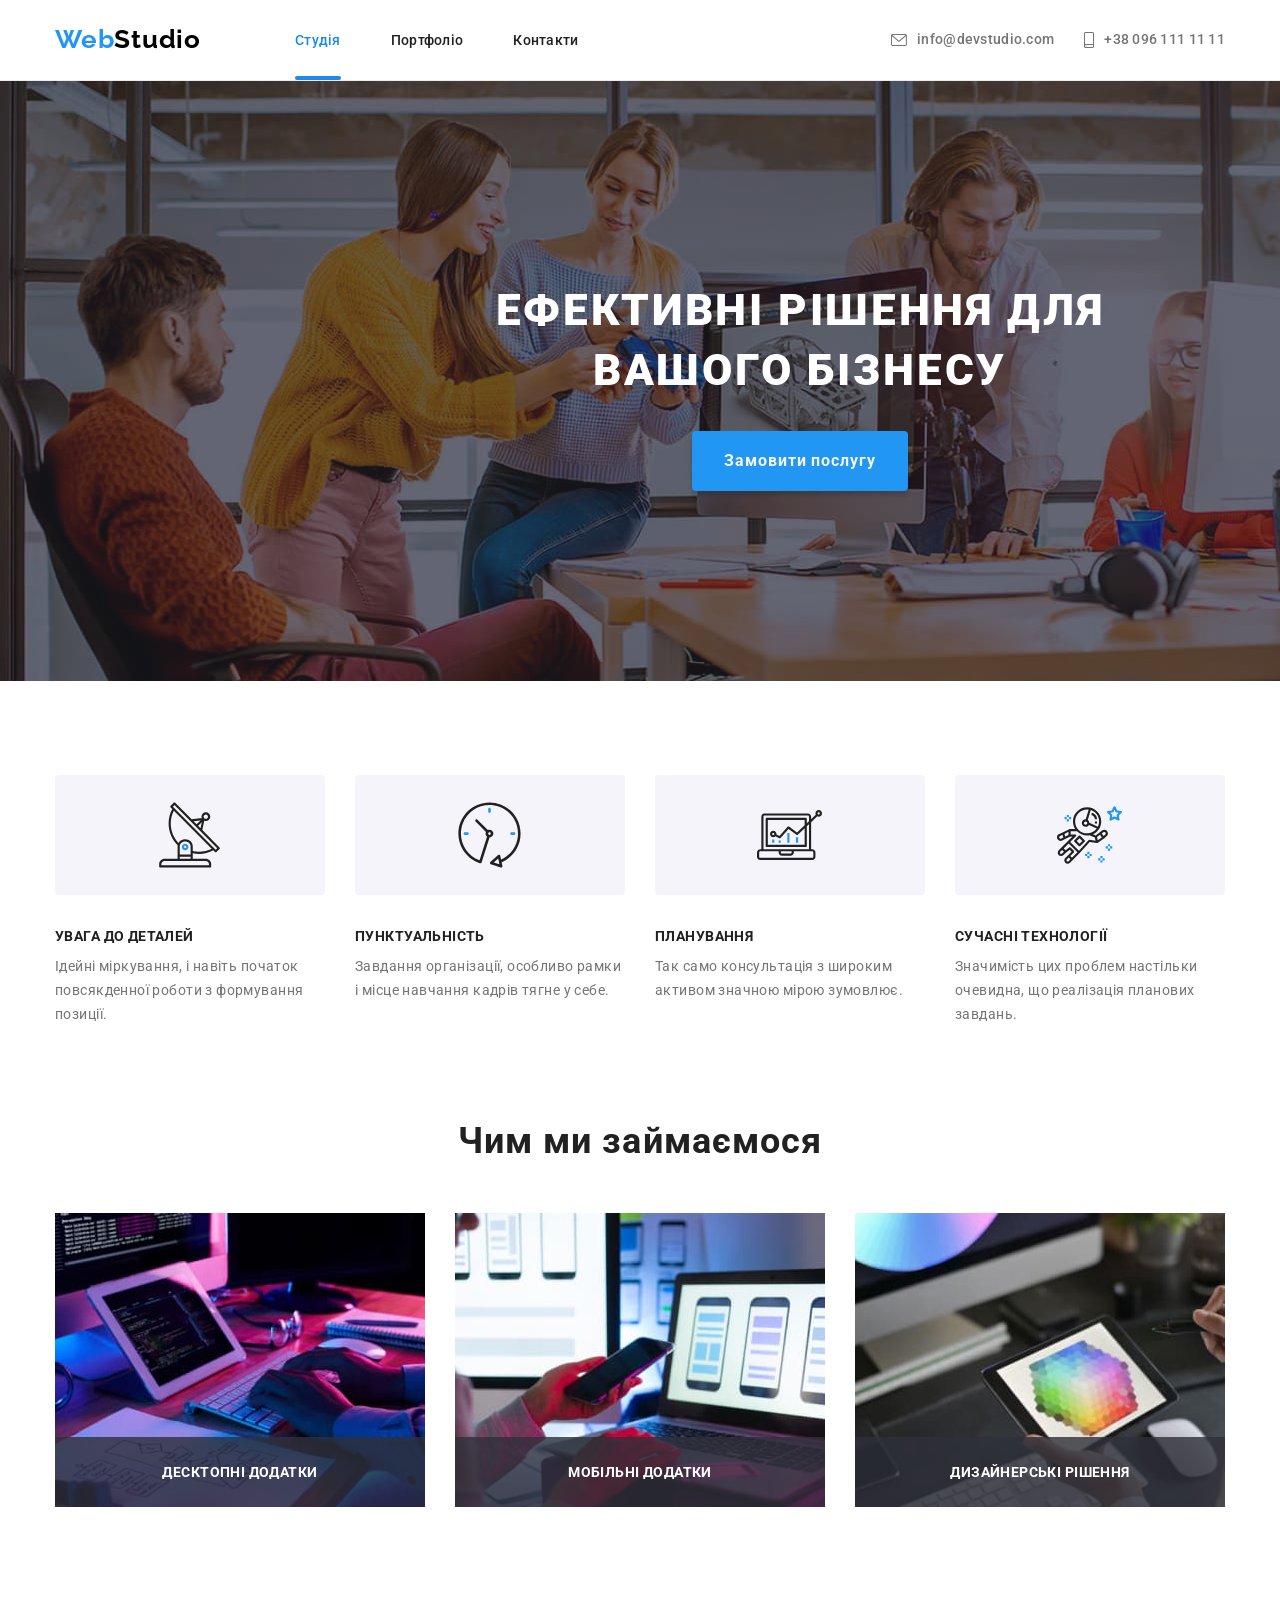
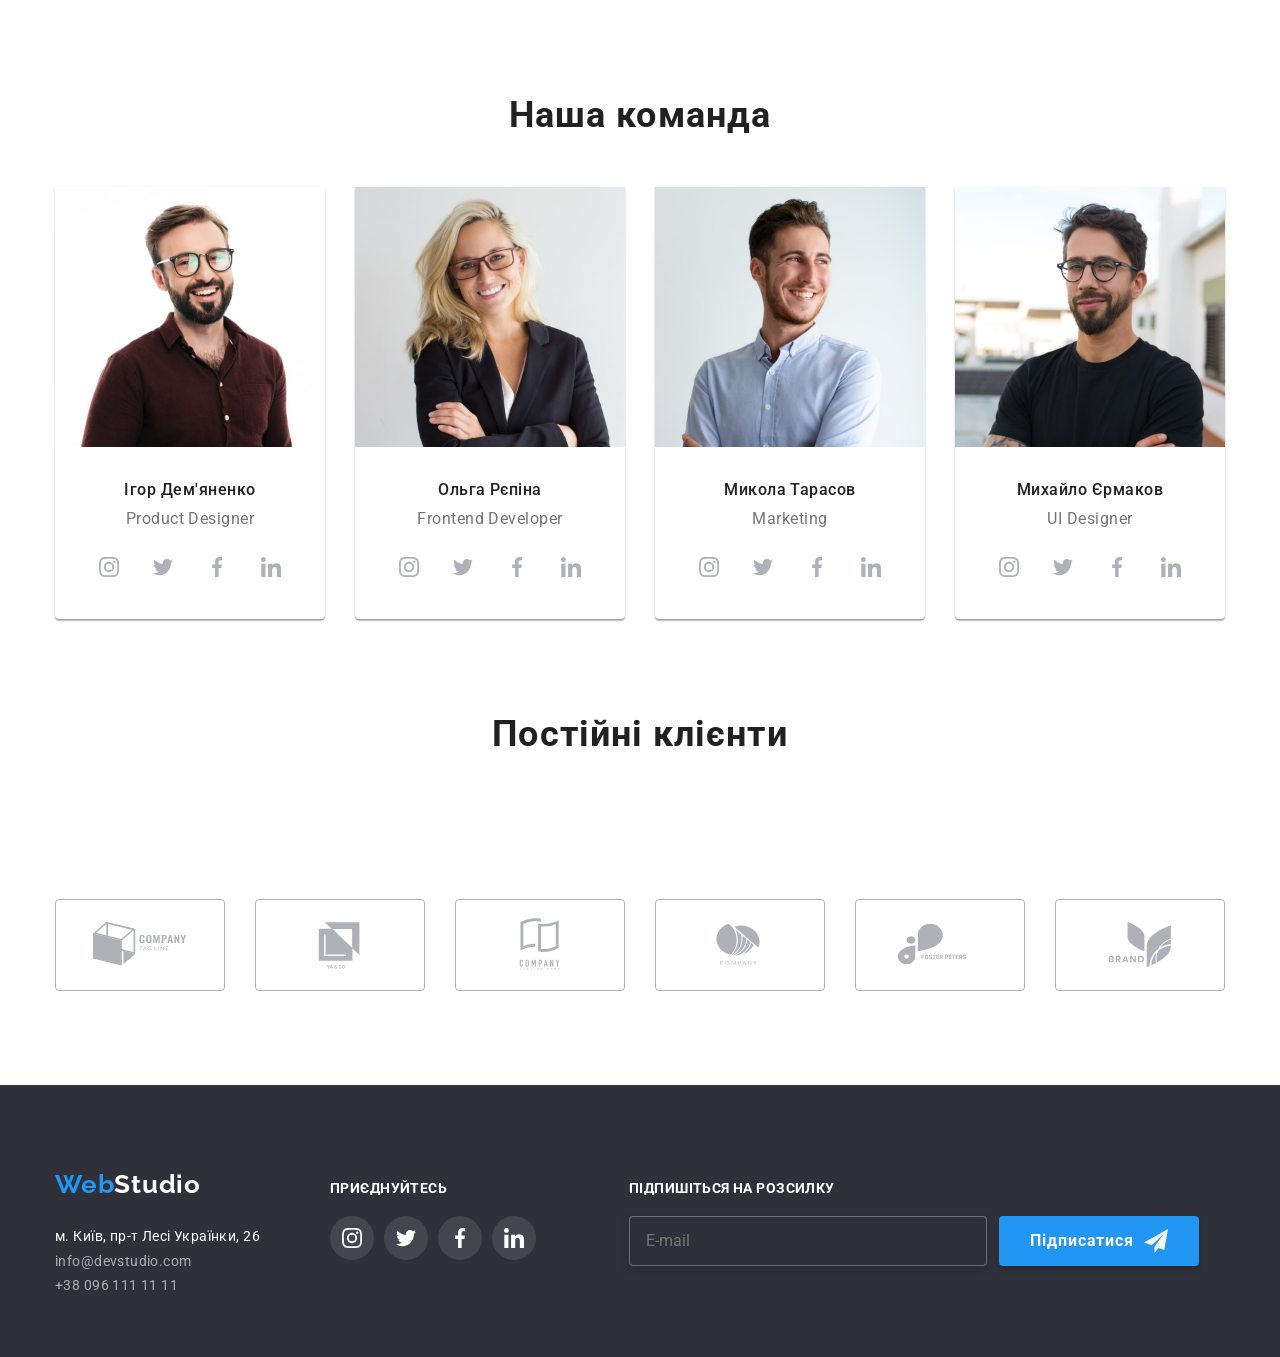
<file: index.html>
<!DOCTYPE html>
<html lang="uk">

<head>
  <meta charset="UTF-8">
  <meta http-equiv="X-UA-Compatible" content="IE=edge">
  <meta name="viewport" content="width=device-width, initial-scale=1.0">
  <title>homework</title>
  <link rel="preconnect" href="https://fonts.googleapis.com">
  <link rel="preconnect" href="https://fonts.gstatic.com" crossorigin>
  <link href="https://fonts.googleapis.com/css2?family=Raleway:wght@700&family=Roboto:wght@400;500;700;900&display=swap"
    rel="stylesheet">
  <link rel="stylesheet" href="https://cdnjs.cloudflare.com/ajax/libs/modern-normalize/1.0.0/modern-normalize.min.css">
  <link rel="stylesheet" href="./css/main.min.css">
  <!-- <link rel="stylesheet" href="./css/styles.css"> -->
</head>





<body>

  <!--head-->


  <header class="border">

    <div class="navigation container">
      <nav class="navigation-menu">
        <a class="logo" href="./index.html">Web
          <span class="logo__white">Studio</span>
        </a>
        <ul class="top-nav">
          <li class="top-nav__item"><a class="top-nav__text current" href="./index.html">Студія</a></li>
          <li class="top-nav__item"><a class="top-nav__text " href="./portfolio.html">Портфоліо</a></li>
          <li class="top-nav__item"><a class="top-nav__text " href="#">Контакти</a></li>
        </ul>

        <ul class="top-contacts">

          <li class="top-contacts__item">

            <a class="top-contacts__text " href="mailto:info@devstudio.com">
              <svg class="top-contacts__icon" Width="16" Height="12">
                <use href="./img/symbol-defs.svg#icon-mail"></use>
              </svg>

              info@devstudio.com
            </a>
          </li>

          <li class="top-contacts__item">

            <a class="top-contacts__text " href="tel:+380961111111">
              <svg class=" top-contacts__icon " Width="10" Height="16">
                <use href="./img/symbol-defs.svg#icon-tel"></use>
              </svg>
              +38 096 111 11 11
            </a>
          </li>
        </ul>

      </nav>
    </div>

  </header>


  <!--Ефективні рішення для вашого бізнесу-->

  <main>
    <section class="hero-section">
      <div class="container">
        <h1 class="hero-section__header">Ефективні рішення для вашого бізнесу</h1>
        <button class="hero-section__batton" data-modal-open type="button">Замовити послугу</button>
      </div>
    </section>




    <section class="directions-block">
      <div class="container">
        <ul class="directions-list">

          <li class="directions-list__item">
            <div class="directions-list__iconwrap">
              <svg class="directions-list__icon">
                <use class="aaa" width="65" height="70" href="./img/symbol-features.svg#icon-antenna">
                </use>
              </svg>
            </div>
            <h3 class="directions-list__header">увага до деталей</h3>
            <p class="directions-list__text">Ідейні міркування, і навіть початок повсякденної роботи з формування
              позиції.</p>
          </li>



          <li class="directions-list__item">
            <div class="directions-list__iconwrap">
              <svg class="directions-list__icon">
                <use class="aaa" width="65" height="70" href="./img/symbol-features.svg#icon-clock">
                </use>
              </svg>
            </div>
            <h3 class="directions-list__header">пунктуальність</h3>
            <p class="directions-list__text">Завдання організації, особливо рамки і місце навчання кадрів тягне у себе.
            </p>
          </li>


          <li class="directions-list__item">
            <div class="directions-list__iconwrap">
              <svg class="directions-list__icon">
                <use class="aaa" width="65" height="70" href="./img/symbol-features.svg#icon-diagram">
                </use>
              </svg>
            </div>
            <h3 class="directions-list__header">планування</h3>
            <p class="directions-list__text">Так само консультація з широким активом значною мірою зумовлює.</p>
          </li>



          <li class="directions-list__item">
            <div class="directions-list__iconwrap">
              <svg class="directions-list__icon">
                <use class="aaa" width="65" height="70" href="./img/symbol-features.svg#icon-astronaut">
                </use>
              </svg>
            </div>
            <h3 class="directions-list__header">сучасні технології</h3>
            <p class="directions-list__text">Значимість цих проблем настільки очевидна, що реалізація планових завдань.
            </p>
          </li>
        </ul>
      </div>
    </section>



    <!--Чим ми займаємося-->


    <section class="what-doing">
      <div class="container">
        <h2 class="what-doing__header">Чим ми займаємося</h2>


        <ul class="what-doing__list">

          <li>
            <div class="what-doing__item">
              <h2 class="what-doing__text">Десктопні додатки</h2>
              <img src="./img/web1.jpg" alt="Чим ми займаємося" width=370 height="294">
            </div>
          </li>
          <li>
            <div class="what-doing__item">
              <h2 class="what-doing__text">Мобільні додатки</h2>
              <img src="./img/web2.jpg" alt="Чим ми займаємося" width=370 height="294">
            </div>
          </li>
          <li>
            <div class="what-doing__item">
              <h2 class="what-doing__text">Дизайнерські рішення</h2>
              <img src="./img/web3.jpg" alt="Чим ми займаємося" width=370 height="294">
            </div>
          </li>
        </ul>
      </div>
    </section>

    <!--Наша команда-->

    <section class="team">
      <div class="container">
        <h2 class="team__header">Наша команда</h2>


        <ul class="team__list">
          <li class="team__item"><img src="./img/igor.jpg" alt="Наша команда" width="270" height="260">
            <p class="team__text">Ігор Дем'яненко</p>
            <h3 class="team__name">Product Designer</h3>





            <ul class="icons-ss">
              <li class="icons-ss__item">
                <a href="#" class="icons-ss__link">

                  <svg class="icons-ss__icon" width=20 height=20>
                    <use href="./img/symbol-social.svg#icon-instagram"></use>
                  </svg>

                </a>
              </li>

              <li class="icons-ss__item">
                <a href="#" class="icons-ss__link">

                  <svg class="icons-ss__icon" width=20 height=20>
                    <use href="./img/symbol-social.svg#icon-twitter"></use>
                  </svg>

                </a>
              </li>

              <li class="icons-ss__item">
                <a href="#" class="icons-ss__link">

                  <svg class="icons-ss__icon" width=20 height=20>
                    <use href="./img/symbol-social.svg#icon-facebook"></use>
                  </svg>

                </a>
              </li>

              <li class="icons-ss__item">
                <a href="#" class="icons-ss__link">

                  <svg class="icons-ss__icon" width=20 height=20>
                    <use href="./img/symbol-social.svg#icon-linkedin"></use>
                  </svg>

                </a>
              </li>

            </ul>



          <li class="team__item"><img src="./img/olga.jpg" alt="Наша команда" width="270" height="260">
            <p class="team__text">Ольга Рєпіна</p>
            <h3 class="team__name">Frontend Developer</h3>


            <ul class="icons-ss">
              <li class="icons-ss__item">
                <a href="#" class="icons-ss__link">

                  <svg class="icons-ss__icon" width=20 height=20>
                    <use href="./img/symbol-social.svg#icon-instagram"></use>
                  </svg>

                </a>
              </li>

              <li class="icons-ss__item">
                <a href="#" class="icons-ss__link">

                  <svg class="icons-ss__icon" width=20 height=20>
                    <use href="./img/symbol-social.svg#icon-twitter"></use>
                  </svg>

                </a>
              </li>

              <li class="icons-ss__item">
                <a href="#" class="icons-ss__link">

                  <svg class="icons-ss__icon" width=20 height=20>
                    <use href="./img/symbol-social.svg#icon-facebook"></use>
                  </svg>

                </a>
              </li>

              <li class="icons-ss__item">
                <a href="#" class="icons-ss__link">

                  <svg class="icons-ss__icon" width=20 height=20>
                    <use href="./img/symbol-social.svg#icon-linkedin"></use>
                  </svg>

                </a>
              </li>

            </ul>

          </li>


          <li class="team__item"><img src="./img/mykola.jpg" alt="Наша команда" width="270" height="260">
            <p class="team__text">Микола Тарасов</p>
            <h3 class="team__name">Marketing</h3>
            <ul class="icons-ss">
              <li class="icons-ss__item">
                <a href="#" class="icons-ss__link">

                  <svg class="icons-ss__icon" width=20 height=20>
                    <use href="./img/symbol-social.svg#icon-instagram"></use>
                  </svg>

                </a>
              </li>

              <li class="icons-ss__item">
                <a href="#" class="icons-ss__link">

                  <svg class="icons-ss__icon" width=20 height=20>
                    <use href="./img/symbol-social.svg#icon-twitter"></use>
                  </svg>

                </a>
              </li>

              <li class="icons-ss__item">
                <a href="#" class="icons-ss__link">

                  <svg class="icons-ss__icon" width=20 height=20>
                    <use href="./img/symbol-social.svg#icon-facebook"></use>
                  </svg>

                </a>
              </li>

              <li class="icons-ss__item">
                <a href="#" class="icons-ss__link">

                  <svg class="icons-ss__icon" width=20 height=20>
                    <use href="./img/symbol-social.svg#icon-linkedin"></use>
                  </svg>

                </a>
              </li>

            </ul>
          </li>

          <li class="team__item"><img src="./img/myxailo.jpg" alt="Наша команда" width="270" height="260">
            <p class="team__text">Михайло Єрмаков</p>
            <h3 class="team__name">UI Designer</h3>

            <ul class="icons-ss">

              <li class="icons-ss__item">
                <a href="#" class="icons-ss__link">
                  <svg class="icons-ss__icon" width=20 height=20>
                    <use href="./img/symbol-social.svg#icon-instagram"></use>
                  </svg>
                </a>
              </li>

              <li class="icons-ss__item">
                <a href="#" class="icons-ss__link">
                  <svg class="icons-ss__icon" width=20 height=20>
                    <use href="./img/symbol-social.svg#icon-twitter"></use>
                  </svg>
                </a>
              </li>

              <li class="icons-ss__item">
                <a href="#" class="icons-ss__link">
                  <svg class="icons-ss__icon" width=20 height=20>
                    <use href="./img/symbol-social.svg#icon-facebook"></use>
                  </svg>
                </a>
              </li>

              <li class="icons-ss__item">
                <a href="#" class="icons-ss__link">
                  <svg class="icons-ss__icon" width=20 height=20>
                    <use href="./img/symbol-social.svg#icon-linkedin"></use>
                  </svg>
                </a>
              </li>
            </ul>
          </li>
        </ul>
      </div>
    </section>

    <!--Постійні клієнти-->

    <section class="clients">
      <div class="container">
        <h2 class="clients__header">Постійні клієнти</h2>

        <ul class="clients__list">

          <li class="clients__item">
            <a class="clients__link" href="#" target="_blank">
              <svg class="clients__icon" width="106" height="60">
                <use href="./img/symbol-clients.svg#icon-Logo6"></use>
              </svg>
            </a>
          </li>

          <li class="clients">
            <a class="clients__link" href="#" target="_blank">
              <svg class="clients__icon" width="106" height="60">
                <use href="./img/symbol-clients.svg#icon-Logo1"></use>
              </svg>
            </a>
          </li>

          <li class="clients">
            <a class="clients__link" href="#" target="_blank">
              <svg class="clients__icon" width="106" height="60">
                <use href="./img/symbol-clients.svg#icon-Logo2"></use>
              </svg>
            </a>
          </li>

          <li class="clients">
            <a class="clients__link" href="#" target="_blank">
              <svg class="clients__icon" width="106" height="60">
                <use href="./img/symbol-clients.svg#icon-Logo3"></use>
              </svg>
            </a>
          </li>

          <li class="clients">
            <a class="clients__link" href="#" target="_blank">
              <svg class="clients__icon" width="106" height="60">
                <use href="./img/symbol-clients.svg#icon-Logo4"></use>
              </svg>
            </a>
          </li>

          <li class="clients">
            <a class="clients__link" href="#" target="_blank">
              <svg class="clients__icon" width="106" height="60">
                <use href="./img/symbol-clients.svg#icon-Logo5"></use>
              </svg>
            </a>
          </li>

        </ul>
      </div>

    </section>


    <!--footer-->

    <footer class="footer-menu">


      <div class="container">

        <div class="footer-adr">
          <div class="adr-items">
            <a class="logo" href="./index.html">Web
              <span class="logo__black">Studio</span>
            </a>
            <ul class="contact-list">
              <li class="contact-list__item">
                <a class="contact-list__adr" href="https://goo.gl/maps/hf1jpu9bbmZNbc6U8" target="_blank"
                  rel="noopener norreffer">м. Київ, пр-т Лесі
                  Українки, 26</a>
              </li>
              <li class="contact-list__item">
                <a class="contact-list__mail" href="mailto:info@devstudio.com">info@devstudio.com</a>
              </li>
              <li class="contact-list__item">
                <a class="contact-list__tel" href="tel:+380961111111">+38 096 111 11 11</a>
              </li>
            </ul>
          </div>

          <!--footer social-->

          <div class="conect-all">
            <p>приєднуйтесь</p>
            <ul class="connect-list">
              <li class="connect-list__item">
                <a href="#" class="connect-list__link">
                  <svg width=20 height=20>
                    <use href="./img/symbol-social.svg#icon-instagram"></use>
                  </svg>
                </a>
              </li>

              <li class="connect-list__item">
                <a href="#" class="connect-list__link">
                  <svg width=20 height=20>
                    <use href="./img/symbol-social.svg#icon-twitter"></use>
                  </svg>
                </a>
              </li>

              <li class="connect-list__item">
                <a href="#" class="connect-list__link">
                  <svg width=20 height=20>
                    <use href="./img/symbol-social.svg#icon-facebook"></use>
                  </svg>
                </a>
              </li>

              <li class="connect-list__item">
                <a href="#" class="connect-list__link">
                  <svg width=20 height=20>
                    <use href="./img/symbol-social.svg#icon-linkedin"></use>
                  </svg>
                </a>
              </li>
            </ul>
          </div>



          <form class="mailing-list">
            <p>Підпишіться на розсилку</p>
            <div class="mailing-list__email">
              <form action="name">
                <label for="mail">
                  <input class="input" type="email" name="mail" id="mail" placeholder="E-mail" />
                </label>
              </form>
              <button class="form-batton" type="submit">Підписатися
                <svg width=24 height=24>
                  <use href="./img/symbol-clients.svg#icon-send"></use>
                </svg></button>
            </div>
          </form>
      </div>

    </footer>

<!--  modal  -->

    <div class="backdrop is-hidden" data-modal>
      <div class="modal">
        <strong class="modal__header">Залиште свої дані, ми вам передзвонимо</strong>

        <form class="contact-form" name="contact-form">
          <label for="name">
            <span class="form-label__input"> Ім 'я </span>
            <span class="contact-form__box">
              <input class="form-input__item" type="text" name="name" id="name" />
              <svg class="contact-form__icon" width=18 height=18>
                <use href="./img/symbol-clients.svg#icon-person-black"></use>
              </svg>
            </span>
          </label>

          <label for="phone">
            <span class="form-label__input"> Телефон </span>
            <span class="contact-form__box">
              <input class="form-input__item" type="text" name="phone" id="phone" />
              <svg class="contact-form__icon" width=18 height=18>
                <use href="./img/symbol-clients.svg#icon-phone-black"></use>
              </svg>
            </span>

          </label>

          <label for="email">
            <span class="form-label__input"> Пошта </span>
            <span class="contact-form__box">
              <input class="form-input__item" type="text" name="email" id="email" />
              <svg class="contact-form__icon" width=18 height=18>
                <use href="./img/symbol-clients.svg#icon-email-black"></use>
              </svg>
            </span>
          </label>

          <label for="texterea">
            <span class="form-label__input"> Коментар </span>
            <textarea class="form-input__texterea form-input__item" id="texterea" placeholder="Введіть текст"></textarea>
          </label>




          <label class="contact-form__checkbox" for="accept">
            <input class="form-checkbox" type="checkbox" name="accept" id="accept">
            <span class="checkbox-checked"></span>
            <span class="contact-form__text">Погоджуюся з розсилкою та приймаю
              <a class="contact-form__link" href="#">Умови договору</a>
            </span>
          </label>

          <button class="modal__batton" type="submit">Відправити</button>
          <buttom class="modal-btn__close" data-modal-close>
            <svg class="modal-icon__close" href="#" width="18" height="18">
              <use href="./img/symbol-features.svg#icon-close"></use>
            </svg>
          </buttom>
      </div>
    </div>
    </form>




    <script src="./js/modal.js"></script>
</body>

</html>
</file>
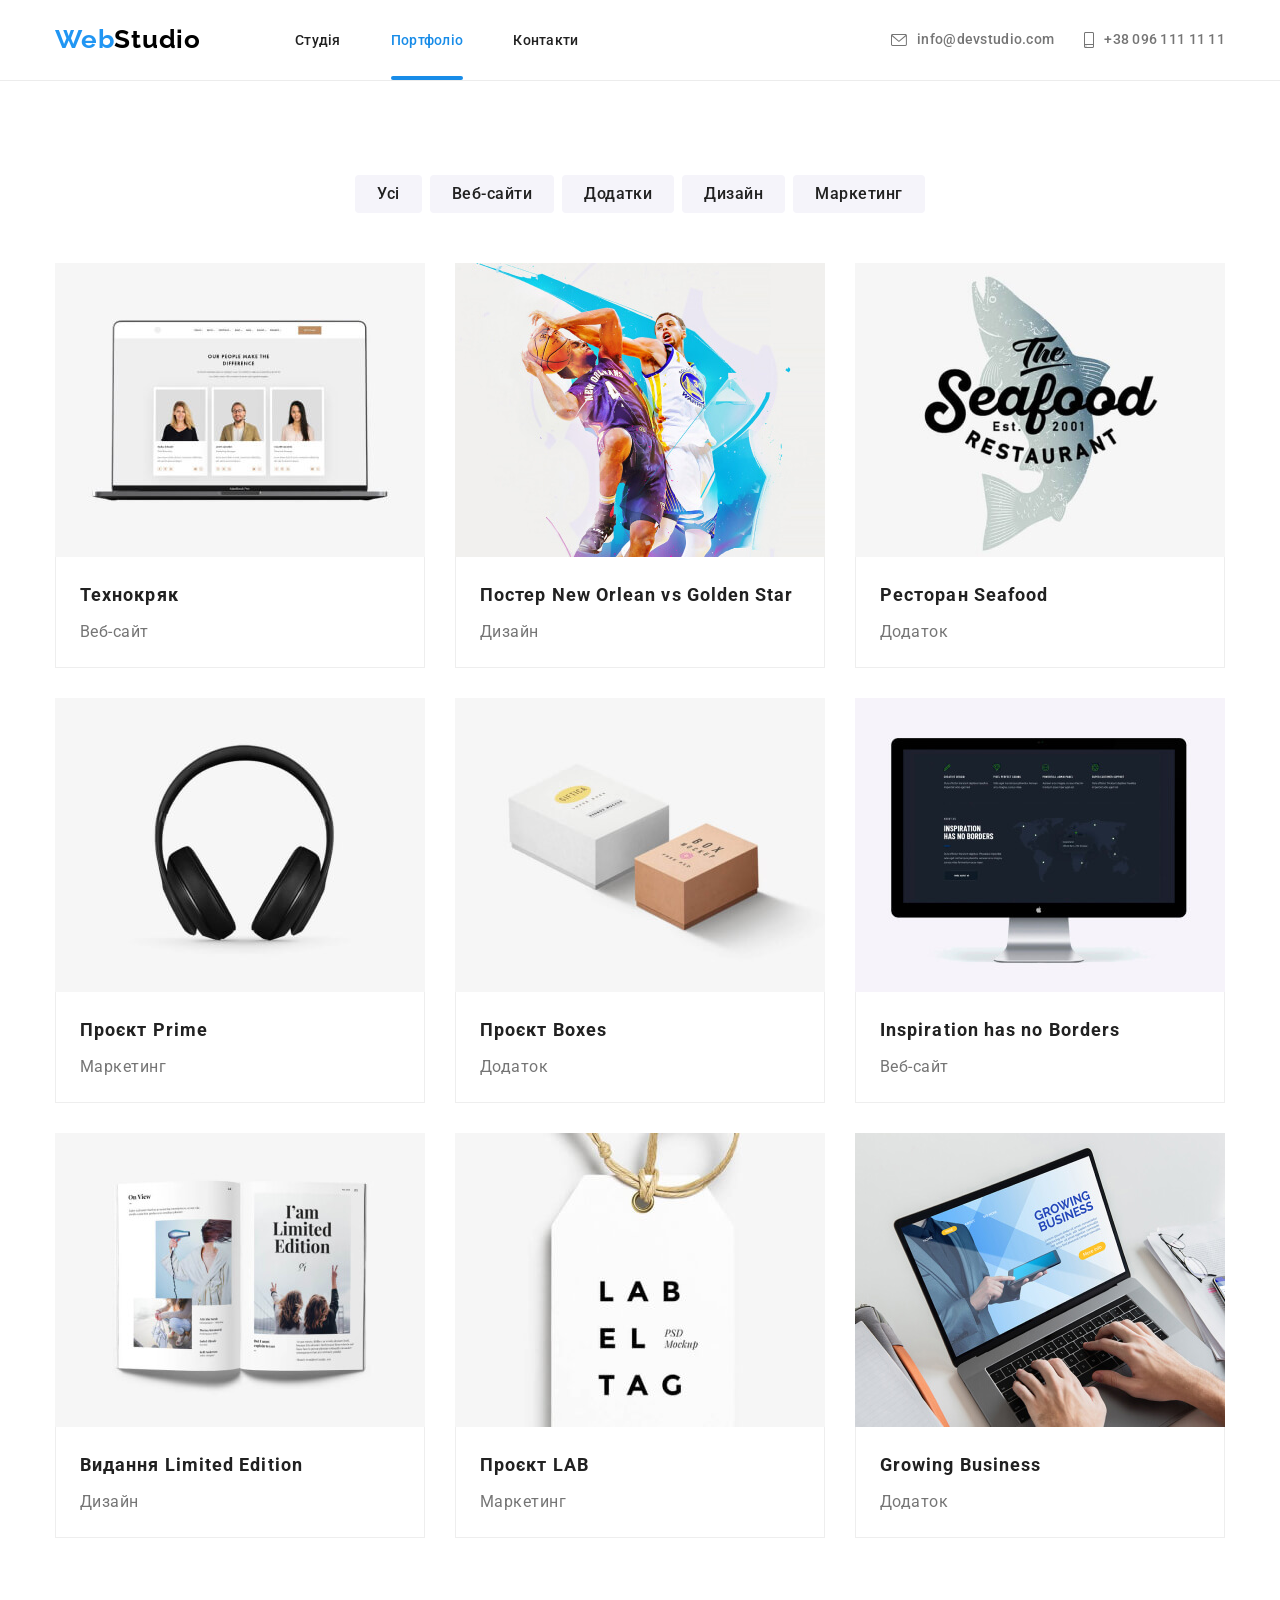
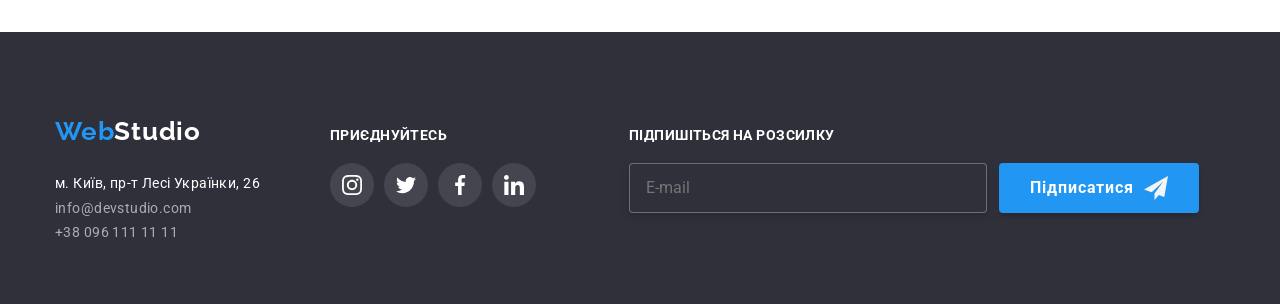
<file: portfolio.html>
<!DOCTYPE html>
<html lang="uk">

<head>
    <meta charset="UTF-8">
    <meta http-equiv="X-UA-Compatible" content="IE=edge">
    <meta name="viewport" content="width=device-width, initial-scale=1.0">
    <title>Portfolio</title>
    <link rel="preconnect" href="https://fonts.googleapis.com">
    <link rel="preconnect" href="https://fonts.gstatic.com" crossorigin>
    <link href="https://fonts.gstatic.com" rel="styleshheet">
    <link
        href="https://fonts.googleapis.com/css2?family=Raleway:wght@700&family=Roboto:wght@400;500;700;900&display=swap"
        rel="stylesheet">
    <link rel="stylesheet"
        href="https://cdnjs.cloudflare.com/ajax/libs/modern-normalize/1.0.0/modern-normalize.min.css">
    <link rel="stylesheet" href="./css/main.min.css">
    <!-- <link rel="stylesheet" href="./css/styles.css"> -->
</head>


<!--head-->

<header class="border">

<div class="navigation container">
    <nav class="navigation-menu">
        <a class="logo" href="./index.html">Web
            <span class="logo__white">Studio</span>
        </a>
        <ul class="top-nav">
            <li class="top-nav__item"><a class="top-nav__text " href="./index.html">Студія</a></li>
            <li class="top-nav__item"><a class="top-nav__text current" href="./portfolio.html">Портфоліо</a></li>
            <li class="top-nav__item"><a class="top-nav__text " href="#">Контакти</a></li>
        </ul>

        <ul class="top-contacts">

            <li class="top-contacts__item">

                <a class="top-contacts__text " href="mailto:info@devstudio.com">
                    <svg class="top-contacts__icon" Width="16" Height="12">
                        <use href="./img/symbol-defs.svg#icon-mail"></use>
                    </svg>

                    info@devstudio.com
                </a>
            </li>

            <li class="top-contacts__item">

                <a class="top-contacts__text " href="tel:+380961111111">
                    <svg class=" top-contacts__icon " Width="10" Height="16">
                        <use href="./img/symbol-defs.svg#icon-tel"></use>
                    </svg>
                    +38 096 111 11 11
                </a>
            </li>
        </ul>

    </nav>
</div>

</header>


<main>
    <section class="main-navigation">

        <div class=container>
            <ul class="project-nav">
                <li class="project-nav__item"><button class="project-nav__button" type="button">Усі</button></li>
                <li class="project-nav__item"><button class="project-nav__button" type="button">Веб-сайти</button></li>
                <li class="project-nav__item"><button class="project-nav__button" type="button">Додатки</button></li>
                <li class="project-nav__item"><button class="project-nav__button" type="button">Дизайн</button></li>
                <li class="project-nav__item"><button class="project-nav__button" type="button">Маркетинг</button></li>
            </ul>

            <ul class="portfolio-list">



                <li class="portfolio-list__item">
                    <a class="portfolio-list__link" href="#" target="_blank">
                        <div class="portfolio-list__wrapper">
                            <img class="portfolio-list__img" src="./img/texnocryk.jpg" alt="технокряк" width="370" height="294">
                            <p class="portfolio-list__description"> Ресурс пропонує комплексні пропозиції з різним рівнем функціоналу та
                                сервісів. Все це дозволить відвідувачу отримати
                                вичерпні відомості про компанію чи приватну особу.</p>
                        </div>
                        <div class="portfolio-list__headtext">
                            <h3 class="portfolio-list__header">Технокряк</h3>
                            <p class="portfolio-list__text">Веб-сайт</p>
                        </div>
                    </a>
                </li>




                <li class="portfolio-list__item">
                    <a class="portfolio-list__link" href="#" target="_blank">
                        <div class="portfolio-list__wrapper">
                            <img class="portfolio-list__img" src="./img/basketball.jpg" alt="баскетбол" width="370" height="294">
                            <p class="portfolio-list__description"> Ресурс пропонує комплексні пропозиції з різним рівнем функціоналу та
                                сервісів. Все це дозволить відвідувачу отримати
                                вичерпні відомості про компанію чи приватну особу.</p>
                        </div>
                        <div class="portfolio-list__headtext">
                            <h3 class="portfolio-list__header">Постер New Orlean vs Golden Star</h3>
                            <p class="portfolio-list__text">Дизайн</p>
                        </div>
                    </a>
                </li>


                <li class="portfolio-list__item">
                    <a class="portfolio-list__link" href="#" target="_blank">
                        <div class="portfolio-list__wrapper">
                            <img class="portfolio-list__img" src="./img/seafood.jpg" alt="морськаеда" width="370" height="294">
                            <p class="portfolio-list__description"> Ресурс пропонує комплексні пропозиції з різним рівнем функціоналу та
                                сервісів. Все це дозволить відвідувачу отримати
                                вичерпні відомості про компанію чи приватну особу.</p>
                        </div>
                        <div class="portfolio-list__headtext">
                            <h3 class="portfolio-list__header">Ресторан Seafood</h3>
                            <p class="portfolio-list__text">Додаток</p>
                        </div>
                    </a>
                </li>


                <li class="portfolio-list__item">
                    <a class="portfolio-list__link" href="#" target="_blank">
                        <div class="portfolio-list__wrapper">
                            <img class="portfolio-list__img" src="./img/headphones.jpg" alt="навушники" width="370" height="294">
                            <p class="portfolio-list__description"> Ресурс пропонує комплексні пропозиції з різним рівнем функціоналу та
                                сервісів. Все це дозволить відвідувачу отримати
                                вичерпні відомості про компанію чи приватну особу.</p>
                        </div>
                        <div class="portfolio-list__headtext">
                            <h3 class="portfolio-list__header">Проєкт Prime</h3>
                            <p class="portfolio-list__text">Маркетинг</p>
                        </div>
                    </a>
                </li>

                <li class="portfolio-list__item">
                    <a class="portfolio-list__link" href="#" target="_blank">
                        <div class="portfolio-list__wrapper">
                            <img class="portfolio-list__img" src="./img/boxes.jpg" alt="коробки" width="370" height="294">
                            <p class="portfolio-list__description"> Ресурс пропонує комплексні пропозиції з різним рівнем функціоналу та
                                сервісів. Все це дозволить відвідувачу отримати
                                вичерпні відомості про компанію чи приватну особу.</p>
                        </div>
                        <div class="portfolio-list__headtext">
                            <h3 class="portfolio-list__header">Проєкт Boxes</h3>
                            <p class="portfolio-list__text">Додаток</p>
                        </div>
                    </a>
                </li>

                <li class="portfolio-list__item">
                    <a class="portfolio-list__link" href="#" target="_blank">
                        <div class="portfolio-list__wrapper">
                            <img class="portfolio-list__img" src="./img/imac.jpg" alt="аймак" width="370" height="294">
                            <p class="portfolio-list__description"> Ресурс пропонує комплексні пропозиції з різним рівнем функціоналу та
                                сервісів. Все це дозволить відвідувачу отримати
                                вичерпні відомості про компанію чи приватну особу.</p>
                        </div>
                        <div class="portfolio-list__headtext">
                            <h3 class="portfolio-list__header">Inspiration has no Borders</h3>
                            <p class="portfolio-list__text">Веб-сайт</p>
                        </div>
                    </a>
                </li>

                <li class="portfolio-list__item">
                    <a class="portfolio-list__link" href="#" target="_blank">
                        <div class="portfolio-list__wrapper">
                            <img class="portfolio-list__img" src="./img/book.jpg" alt="книга" width="370" height="294">
                            <p class="portfolio-list__description"> Ресурс пропонує комплексні пропозиції з різним рівнем функціоналу та
                                сервісів. Все це дозволить відвідувачу отримати
                                вичерпні відомості про компанію чи приватну особу.</p>
                        </div>
                        <div class="portfolio-list__headtext">
                            <h3 class="portfolio-list__header">Видання Limited Edition</h3>
                            <p class="portfolio-list__text">Дизайн</p>
                        </div>
                    </a>
                </li>

                <li class="portfolio-list__item">
                    <a class="portfolio-list__link" href="#" target="_blank">
                        <div class="portfolio-list__wrapper">
                            <img class="portfolio-list__img" src="./img/lab.jpg" alt="лаб" width="370" height="294">
                            <p class="portfolio-list__description"> Ресурс пропонує комплексні пропозиції з різним рівнем функціоналу та
                                сервісів. Все це дозволить відвідувачу отримати
                                вичерпні відомості про компанію чи приватну особу.</p>
                        </div>
                        <div class="portfolio-list__headtext">
                            <h3 class="portfolio-list__header">Проєкт LAB</h3>
                            <p class="portfolio-list__text">Маркетинг</p>
                        </div>
                    </a>
                </li>

                <li class="portfolio-list__item">
                    <a class="portfolio-list__link" href="#" target="_blank">
                        <div class="portfolio-list__wrapper">
                            <img class="portfolio-list__img" src="./img/notebook.jpg" alt="ноутбук" width="370" height="294">
                            <p class="portfolio-list__description"> Ресурс пропонує комплексні пропозиції з різним рівнем функціоналу та
                                сервісів. Все це дозволить відвідувачу отримати
                                вичерпні відомості про компанію чи приватну особу.</p>
                        </div>
                        <div class="portfolio-list__headtext">
                            <h3 class="portfolio-list__header">Growing Business</h3>
                            <p class="portfolio-list__text">Додаток</p>
                        </div>
                    </a>
                </li>

            </ul>
        </div>
    </section>


</main>

<footer class="footer-menu">


    <div class="container">

        <div class="footer-adr">
            <div class="adr-items">
                <a class="logo" href="./index.html">Web
                    <span class="logo__black">Studio</span>
                </a>
                <ul class="contact-list">
                    <li class="contact-list__item">
                        <a class="contact-list__adr" href="https://goo.gl/maps/hf1jpu9bbmZNbc6U8" target="_blank"
                            rel="noopener norreffer">м. Київ, пр-т Лесі
                            Українки, 26</a>
                    </li>
                    <li class="contact-list__item">
                        <a class="contact-list__mail" href="mailto:info@devstudio.com">info@devstudio.com</a>
                    </li>
                    <li class="contact-list__item">
                        <a class="contact-list__tel" href="tel:+380961111111">+38 096 111 11 11</a>
                    </li>
                </ul>
            </div>

            <!--footer social-->

            <div class="conect-all">
                <p>приєднуйтесь</p>
                <ul class="connect-list">
                    <li class="connect-list__item">
                        <a href="#" class="connect-list__link">
                            <svg width=20 height=20>
                                <use href="./img/symbol-social.svg#icon-instagram"></use>
                            </svg>
                        </a>
                    </li>

                    <li class="connect-list__item">
                        <a href="#" class="connect-list__link">
                            <svg width=20 height=20>
                                <use href="./img/symbol-social.svg#icon-twitter"></use>
                            </svg>
                        </a>
                    </li>

                    <li class="connect-list__item">
                        <a href="#" class="connect-list__link">
                            <svg width=20 height=20>
                                <use href="./img/symbol-social.svg#icon-facebook"></use>
                            </svg>
                        </a>
                    </li>

                    <li class="connect-list__item">
                        <a href="#" class="connect-list__link">
                            <svg width=20 height=20>
                                <use href="./img/symbol-social.svg#icon-linkedin"></use>
                            </svg>
                        </a>
                    </li>
                </ul>
            </div>



            <form class="mailing-list">
                <p>Підпишіться на розсилку</p>
                <div class="mailing-list__email">
                    <form action="name">
                        <label for="mail">
                            <input class="input" type="email" name="mail" id="mail" placeholder="E-mail" />
                        </label>
                    </form>
                    <button class="form-batton" type="submit">Підписатися
                        <svg width=24 height=24>
                            <use href="./img/symbol-clients.svg#icon-send"></use>
                        </svg></button>
                </div>
            </form>
        </div>

</footer>

</body>

</html>
</file>
<file: css/main.min.css>
h1,h2,h3,h4,h5,h6,p,ul{margin:0;padding:0}body{background-color:var(--best-color8);font-family:"Roboto",sans-serif;color:var(--best-color3);text-decoration:none}.border{border-bottom-width:1px;border-bottom-style:solid;border-bottom-color:#ececec}.container{width:1200px;margin:0 auto;padding-left:15px;padding-right:15px}.logo{padding-top:24px;padding-bottom:25px;display:-webkit-box;display:-ms-flexbox;display:flex;font-family:"Raleway",sans-serif;font-size:26px;font-weight:700;line-height:1.19;letter-spacing:.03em;color:var(--best-color1);text-decoration:none;font-style:normal;line-height:31px}.logo__white{color:#000}.logo__black{color:#fff}.navigation-menu{display:-webkit-box;display:-ms-flexbox;display:flex;-webkit-box-align:center;-ms-flex-align:center;align-items:center;margin:auto}.top-nav{margin-left:94px;font-weight:500;-webkit-box-align:center;-ms-flex-align:center;align-items:center;display:-webkit-box;display:-ms-flexbox;display:flex;list-style-type:none}.top-nav__text{padding:32px 0;font-family:"Roboto",sans-serif;text-decoration:none;color:var(--best-color3);font-style:normal;font-size:14px;line-height:1.14;letter-spacing:.02em;-webkit-transition:color 250ms cubic-bezier(0.4, 0, 0.2, 1);transition:color 250ms cubic-bezier(0.4, 0, 0.2, 1)}.top-nav__text.current{color:#188ce8;position:relative}.top-nav__text:focus{color:var(--best-color1)}.top-nav__text:hover{color:var(--best-color1)}.top-nav .top-nav__item+.top-nav__item{margin-left:50px}.current:after{content:"";position:absolute;background:#188ce8;border-radius:2px;height:4px;width:100%;left:0%;bottom:0%}:root{--best-color1: #2196f3;--best-color2: #f5f5f5;--best-color3: #212121;--best-color4: #757575;--best-color5: #f5f4fa;--best-color6: #2f303a;--best-color7: #000000;--best-color8: #ffffff;--best-color9: #ffffff99;--best-color10: #e60909}.top-contacts{margin-left:auto;display:-webkit-box;display:-ms-flexbox;display:flex;-webkit-box-align:center;-ms-flex-align:center;align-items:center}.top-contacts .top-contacts__item+.top-contacts__item{margin-left:30px}.top-contacts__item{display:inline-block;text-decoration:none}.top-contacts__text{padding:32px 0;fill:#757575;display:-webkit-box;display:-ms-flexbox;display:flex;-webkit-box-align:center;-ms-flex-align:center;align-items:center;text-decoration:none;font-family:"Roboto",sans-serif;font-size:14px;font-weight:500;line-height:1.14;letter-spacing:.02em;text-align:left;color:var(--best-color4);-webkit-transition:color 900ms cubic-bezier(0.4, 0, 0.2, 1),fill 250ms cubic-bezier(0.4, 0, 0.2, 1);transition:color 900ms cubic-bezier(0.4, 0, 0.2, 1),fill 250ms cubic-bezier(0.4, 0, 0.2, 1)}li.top-contacts__item{list-style-type:none}.top-contacts__icon{fill:#757575;display:-webkit-box;display:-ms-flexbox;display:flex;margin-right:10px;-webkit-transition:fill 250ms cubic-bezier(0.4, 0, 0.2, 1);transition:fill 250ms cubic-bezier(0.4, 0, 0.2, 1)}.top-contacts__icon:hover{fill:#2196f3;color:var(--best-color10)}.top-contacts__text:hover{fill:#2196f3;color:var(--best-color1)}.top-contacts__text:focus{fill:#2196f3;color:var(--best-color1)}.hero-section{background-repeat:no-repeat;width:1600px;height:600px;margin:0 auto;background-color:#c4c4c4;background-image:-webkit-gradient(linear, left top, left bottom, from(rgba(47, 48, 58, 0.4)), to(rgba(47, 48, 58, 0.4))),url(../img/team.jpg);background-image:linear-gradient(rgba(47, 48, 58, 0.4), rgba(47, 48, 58, 0.4)),url(../img/team.jpg);border-top-width:3px;padding-top:200px;padding-bottom:200px}.hero-section__header{text-transform:uppercase;color:#fff;font-size:44px;font-weight:900;line-height:1.36;letter-spacing:.06em;text-align:center;max-width:696px;margin:auto}.hero-section__batton{display:block;margin:0 auto;font-family:"roboto";border-radius:4px;padding:15px 32px;font-size:16px;font-weight:700;line-height:1.87;letter-spacing:.06em;text-align:center;cursor:pointer;text-decoration:none;margin-top:30px;border:none;background-color:var(--best-color1);border-color:var(--brand-color1);color:var(--best-color2);-webkit-box-shadow:0px 4px 4px rgba(0,0,0,.15);box-shadow:0px 4px 4px rgba(0,0,0,.15);-webkit-transition:background-color 250ms cubic-bezier(0.4, 0, 0.2, 1);transition:background-color 250ms cubic-bezier(0.4, 0, 0.2, 1)}.hero-section__batton:focus{border-radius:4px;background-color:#188ce8}.hero-section__batton:hover{background-color:#188ce8;-webkit-box-shadow:0px 4px 4px rgba(0,0,0,.15);box-shadow:0px 4px 4px rgba(0,0,0,.15)}.hero-section__batton:active{background-color:#188ce8}.directions-block{padding-bottom:94px;padding-top:94px;display:block}.directions-list{gap:30px;display:-webkit-box;display:-ms-flexbox;display:flex;list-style-type:none}.directions-list__icon{padding:25px 102px 25px 102px;width:270px;height:120px;background:#f5f4fa;border-radius:4px}.directions-list__header{margin-top:30px;font-family:"Roboto",sans-serif;font-size:14px;font-weight:700;line-height:1.14;letter-spacing:.03em;text-align:left;color:var(--best-color3);text-transform:uppercase;margin-bottom:10px}.directions-list__text{font-family:"Roboto",sans-serif;font-size:14px;line-height:1.71;letter-spacing:.03em;text-align:left;color:var(--best-color4);width:270px}.what-doing{padding-bottom:94px}.what-doing__header{margin-bottom:50px;font-family:"Roboto",sans-serif;font-size:36px;font-weight:700;line-height:1.16;letter-spacing:.03em;text-align:center;color:var(--best-color3);text-align:center}.what-doing__list{display:-webkit-box;display:-ms-flexbox;display:flex;list-style-type:none;gap:30px}.what-doing__item{position:relative;display:-webkit-box;display:-ms-flexbox;display:flex;-webkit-box-align:center;-ms-flex-align:center;align-items:center;-webkit-box-pack:center;-ms-flex-pack:center;justify-content:center}.what-doing__item::before{display:inline-block;position:absolute;content:"";width:100%;height:70px;bottom:0%;background-color:rgba(47,48,58,.8)}.what-doing__text{font-family:"Roboto";font-style:normal;font-weight:700;font-size:14px;line-height:16px;text-align:center;letter-spacing:.03em;text-transform:uppercase;bottom:27px;color:#fff;position:absolute}.team{padding-top:94px;padding-bottom:94px}.team__header{font-family:"Roboto",sans-serif;font-size:36px;font-weight:700;line-height:1.16;letter-spacing:.03em;text-align:center;color:var(--best-color3);margin-bottom:50px}.team__list{gap:30px;display:-webkit-box;display:-ms-flexbox;display:flex}.team__item{-webkit-box-shadow:0px 1px 3px rgba(0,0,0,.12),0px 1px 1px rgba(0,0,0,.14),0px 2px 1px rgba(0,0,0,.2);box-shadow:0px 1px 3px rgba(0,0,0,.12),0px 1px 1px rgba(0,0,0,.14),0px 2px 1px rgba(0,0,0,.2);border-radius:0px 0px 4px 4px;background-color:#fff;list-style-type:none}.team__text{padding-top:30px;margin-bottom:10px;font-family:"Roboto",sans-serif;font-size:16px;font-weight:500;line-height:1.18;letter-spacing:.03em;text-align:center;color:var(--best-color3)}.team__name{font-family:"Roboto",sans-serif;font-size:16px;font-weight:400;line-height:1.18;letter-spacing:.03em;text-align:center;color:var(--best-color4)}.icons-ss{gap:10px;list-style:none;display:-webkit-box;display:-ms-flexbox;display:flex;-webkit-box-pack:center;-ms-flex-pack:center;justify-content:center;margin:16px 0px 30px 0px}.icons-ss__item{width:44px;height:44px}.icons-ss__link{display:-webkit-box;display:-ms-flexbox;display:flex;-webkit-box-pack:center;-ms-flex-pack:center;justify-content:center;-webkit-box-align:center;-ms-flex-align:center;align-items:center;width:100%;height:100%;background-color:#fff;border-radius:50%;-webkit-transition:background-color 250ms cubic-bezier(0.4, 0, 0.2, 1);transition:background-color 250ms cubic-bezier(0.4, 0, 0.2, 1)}.icons-ss__icon{fill:#afb1b8;-webkit-transition:fill 250ms cubic-bezier(0.4, 0, 0.2, 1);transition:fill 250ms cubic-bezier(0.4, 0, 0.2, 1)}.icons-ss__icon:hover{fill:#fff}.icons-ss__link:hover{background-color:#2196f3}.icons-ss__link:hover .icons-ss__icon{fill:#fff}.icons-ss__link:focus .icons-ss__icon{fill:#fff}.icons-ss__link:focus{background-color:#2196f3}.clients__header{margin-bottom:50px;text-align:center;font-family:"Roboto";font-style:normal;font-weight:700;font-size:36px;line-height:42px;text-align:center;letter-spacing:.03em;color:#212121}.clients__list{display:-webkit-box;display:-ms-flexbox;display:flex;-webkit-box-pack:center;-ms-flex-pack:center;justify-content:center;-webkit-box-align:center;-ms-flex-align:center;align-items:center;gap:30px;list-style:none;margin:0;padding:0;border:0;font-size:100%;font:inherit;vertical-align:baseline}.clients__item{padding-top:94px;padding-bottom:94px}.clients__link{cursor:pointer;border:1px solid #afb1b8;border-radius:4px;display:-webkit-box;display:-ms-flexbox;display:flex;-webkit-box-pack:center;-ms-flex-pack:center;justify-content:center;-webkit-box-align:center;-ms-flex-align:center;align-items:center;fill:#afb1b8;width:170px;height:92px}.clients__link{-webkit-transition:fill 250ms cubic-bezier(0.4, 0, 0.2, 1),border-color 250ms cubic-bezier(0.4, 0, 0.2, 1);transition:fill 250ms cubic-bezier(0.4, 0, 0.2, 1),border-color 250ms cubic-bezier(0.4, 0, 0.2, 1)}.clients__link:focus{border:1px solid #2196f3;fill:#2196f3}.clients__link:hover{border:1px solid #2196f3;fill:#2196f3}.footer-menu{padding-top:60px;padding-bottom:60px;background-color:var(--best-color6)}.footer-adr{display:-webkit-box;display:-ms-flexbox;display:flex;-webkit-box-align:baseline;-ms-flex-align:baseline;align-items:baseline}.adr-items{margin-right:70px}.contact-list{list-style-type:none;font-style:normal;display:block}.contact-list__adr{text-decoration:none;font-family:"Roboto",sans-serif;font-size:14px;font-weight:400;line-height:1.71;letter-spacing:.03em;text-align:left;color:var(--best-color8)}.contact-list__mail{text-decoration:none;height:21px;width:231px;left:215px;top:2235px;border-radius:nullpx;color:var(--best-color9);font-family:"Roboto",sans-serif;font-style:normal;font-weight:400;font-size:14px;line-height:24px;letter-spacing:.03em}.contact-list__tel{text-decoration:none;height:21px;width:231px;left:215px;top:2235px;border-radius:nullpx;color:var(--best-color9);font-family:"Roboto",sans-serif;font-style:normal;font-weight:400;font-size:14px;line-height:24px;letter-spacing:.03em}.contacts :not(:last-child){margin-bottom:9px}.conect-all{margin-right:93px;color:#fff;text-transform:uppercase;font-family:Roboto;font-size:14px;font-weight:700;line-height:16px;letter-spacing:.03em;text-align:left}.connect-list{list-style:none;display:-webkit-box;display:-ms-flexbox;display:flex;margin-top:20px;gap:10px}.connect-list__link{fill:#fff;border-radius:50%;background-color:rgba(255,255,255,.1019607843);padding:12;display:-webkit-box;display:-ms-flexbox;display:flex;padding:12px;margin:0px;-webkit-transition:background-color 250ms cubic-bezier(0.4, 0, 0.2, 1);transition:background-color 250ms cubic-bezier(0.4, 0, 0.2, 1)}.connect-list__link:hover{background-color:#2196f3}.connect-list__link:focus{background-color:#2196f3}.mailing-list{font-family:"Roboto";font-style:normal;font-weight:700;font-size:14px;line-height:16px;letter-spacing:.03em;text-transform:uppercase;color:#fff}.mailing-list__email{display:-webkit-box;display:-ms-flexbox;display:flex;-webkit-box-align:center;-ms-flex-align:center;align-items:center;gap:12px;margin-top:20px}.form-batton{width:200px;height:50px;left:1213px;top:2794px;background:#2196f3;-webkit-box-shadow:0px 4px 4px rgba(0,0,0,.15);box-shadow:0px 4px 4px rgba(0,0,0,.15);border-radius:4px;font-family:"Roboto";font-style:normal;font-weight:700;font-size:16px;line-height:30px;display:-webkit-box;display:-ms-flexbox;display:flex;-webkit-box-align:center;-ms-flex-align:center;align-items:center;-webkit-box-pack:center;-ms-flex-pack:center;justify-content:center;text-align:center;letter-spacing:.06em;color:#fff;fill:var(--best-color2);gap:10px;-webkit-transition:background-color 250ms cubic-bezier(0.4, 0, 0.2, 1);transition:background-color 250ms cubic-bezier(0.4, 0, 0.2, 1);cursor:pointer;border:none}.form-batton:focus{border-radius:4px;background-color:#188ce8}.form-batton:hover{background-color:#188ce8;-webkit-box-shadow:0px 4px 4px rgba(0,0,0,.15);box-shadow:0px 4px 4px rgba(0,0,0,.15)}.form-batton:active{background-color:#188ce8}.input{-webkit-box-sizing:border-box;box-sizing:border-box;justify-items:center;-webkit-box-align:center;-ms-flex-align:center;align-items:center;width:358px;height:50px;left:815px;top:2784px;background-color:#2f303a;border:1px solid rgba(255,255,255,.3);-webkit-filter:drop-shadow(0px 4px 4px rgba(0, 0, 0, 0.15));filter:drop-shadow(0px 4px 4px rgba(0, 0, 0, 0.15));border-radius:4px;font-family:"Roboto";font-style:normal;font-weight:400;font-size:16px;padding:0 16px;cursor:pointer}.input:focus{border:var(--best-color1) 1px solid;-webkit-transition:border-color 250ms cubic-bezier(0.4, 0, 0.2, 1);transition:border-color 250ms cubic-bezier(0.4, 0, 0.2, 1)}.input:hover{border:var(--best-color1) 1px solid;-webkit-transition:border-color 250ms cubic-bezier(0.4, 0, 0.2, 1);transition:border-color 250ms cubic-bezier(0.4, 0, 0.2, 1)}.backdrop{position:fixed;top:0;left:0;width:100%;height:100%;background:rgba(0,0,0,.2);z-index:100;-webkit-transition:opacity 250ms linear,visibility 250ms linear;transition:opacity 250ms linear,visibility 250ms linear}.backdrop.is-hidden{visibility:hidden;opacity:0;pointer-events:none}.modal{position:absolute;width:528px;height:581px;background-color:#fff;top:50%;left:50%;-webkit-transform:translate(-50%, -50%);transform:translate(-50%, -50%);padding:40px}.modal__header{font-weight:700;font-size:20px;line-height:1.15;text-align:center;letter-spacing:.03em;display:block;color:#212121;margin-bottom:12px}.contact-form{-ms-flex-wrap:wrap;flex-wrap:wrap;display:-webkit-box;display:-ms-flexbox;display:flex}.contact-form__box{display:block;position:relative}.contact-form__icon{fill:var(--best-color3);position:absolute;left:11px;top:50%;-webkit-transform:translateY(-50%);transform:translateY(-50%);cursor:pointer}.contact-form__checkbox{display:-webkit-box;display:-ms-flexbox;display:flex;-webkit-box-align:center;-ms-flex-align:center;align-items:center;margin:0 auto;margin-bottom:30px;cursor:pointer}.contact-form__text{font-weight:400;font-size:14px;line-height:24px;letter-spacing:.03em;color:#757575}.contact-form__link{font-weight:400;font-size:14px;line-height:24px;letter-spacing:.03em;color:var(--best-color1)}.contact-form__icon:hover{-webkit-transition:fill 250ms cubic-bezier(0.4, 0, 0.2, 1);transition:fill 250ms cubic-bezier(0.4, 0, 0.2, 1);fill:#2196f3}.modal__batton{width:200px;height:50px;border-radius:4px;font-weight:700;letter-spacing:.06em;cursor:pointer;border:none;display:block;margin:0 auto;color:var(--best-color2);-webkit-box-shadow:0px 4px 4px rgba(0,0,0,.15);box-shadow:0px 4px 4px rgba(0,0,0,.15);-webkit-transition:background-color 250ms cubic-bezier(0.4, 0, 0.2, 1);transition:background-color 250ms cubic-bezier(0.4, 0, 0.2, 1);background-color:var(--best-color1)}.modal__batton:focus{border-radius:4px;background-color:#188ce8}.modal__batton:hover{background-color:#188ce8;-webkit-box-shadow:0px 4px 4px rgba(0,0,0,.15);box-shadow:0px 4px 4px rgba(0,0,0,.15)}.modal__batton:active{background-color:#188ce8}.form-label__input{font-size:12px;line-height:1.1666666667;letter-spacing:.01em;color:#757575;display:block;margin-bottom:4px}.form-input__item{-webkit-box-sizing:border-box;box-sizing:border-box;width:448px;height:40px;display:block;border:1px solid rgba(33,33,33,.2);border-radius:4px;cursor:pointer;padding:11px 42px;margin-bottom:10px;-webkit-transition:border 250ms cubic-bezier(0.4, 0, 0.2, 1);transition:border 250ms cubic-bezier(0.4, 0, 0.2, 1)}.form-input:hover{-webkit-transform:outline #2196f3;transform:outline #2196f3}.form-input__item:focus,.form-input__item:hover{border:1px solid #2196f3}.form-input__item:focus~.contact-form-icon,.form-input__item:hover~.contact-form-icon{fill:#2196f3}.form-input__texterea{-webkit-box-sizing:border-box;box-sizing:border-box;width:448px;height:120px;display:block;border:1px solid rgba(33,33,33,.2);border-radius:4px;cursor:pointer;resize:none;padding:12px 16px;margin-bottom:20px;-webkit-transition:border 250ms cubic-bezier(0.4, 0, 0.2, 1);transition:border 250ms cubic-bezier(0.4, 0, 0.2, 1)}.form-input__texterea::-webkit-input-placeholder{font-weight:400;font-size:12px;line-height:14px;letter-spacing:.01em;color:rgba(117,117,117,.5)}.form-input__texterea::-moz-placeholder{font-weight:400;font-size:12px;line-height:14px;letter-spacing:.01em;color:rgba(117,117,117,.5)}.form-input__texterea:-ms-input-placeholder{font-weight:400;font-size:12px;line-height:14px;letter-spacing:.01em;color:rgba(117,117,117,.5)}.form-input__texterea::-ms-input-placeholder{font-weight:400;font-size:12px;line-height:14px;letter-spacing:.01em;color:rgba(117,117,117,.5)}.form-input__texterea::placeholder{font-weight:400;font-size:12px;line-height:14px;letter-spacing:.01em;color:rgba(117,117,117,.5)}.checkbox-checked{margin-right:7px;width:16px;height:15px;display:inline-block;border-radius:4px;border:2px solid #212121}.form-checkbox{position:absolute;-webkit-appearance:none;-moz-appearance:none;appearance:none}.form-checkbox:checked+.checkbox-checked{background-color:var(--best-color1);background-size:contain;background-origin:border-box;border-color:var(--best-color1);background-image:url(../img/vector.svg)}.modal-btn__close{position:absolute;top:8px;right:8px;width:30px;height:30px;border:1px solid rgba(0,0,0,.1);padding:0;border-radius:50%;display:-webkit-box;display:-ms-flexbox;display:flex;-webkit-box-pack:center;-ms-flex-pack:center;justify-content:center;-webkit-box-align:center;-ms-flex-align:center;align-items:center;cursor:pointer;fill:#000}.modal-icon__close:hover{-webkit-transition:fill 250ms cubic-bezier(0.4, 0, 0.2, 1);transition:fill 250ms cubic-bezier(0.4, 0, 0.2, 1);fill:#2196f3}.main-navigation{padding-top:94px;padding-bottom:94px}.project-nav{display:block;-webkit-box-pack:center;-ms-flex-pack:center;justify-content:center;display:-webkit-box;display:-ms-flexbox;display:flex;list-style-type:none;margin-bottom:50px}.project-nav .project-nav__item+.project-nav__item{margin-left:8px}.project-nav__button{border-radius:4px;padding-left:22px;padding-right:22px;padding-top:6px;padding-bottom:6px;background-color:var(--best-color5);font-family:"Roboto",sans-serif;font-size:16px;font-weight:500;line-height:1.62;letter-spacing:.03em;text-align:center;color:var(--best-color3);cursor:pointer;border:none;-webkit-transition:color 250ms cubic-bezier(0.4, 0, 0.2, 1);transition:color 250ms cubic-bezier(0.4, 0, 0.2, 1)}.project-nav__button:hover{color:var(--best-color8);background-color:var(--best-color1)}.project-nav__button:active{cursor:pointer;color:var(--best-color8);background-color:var(--best-color1);font-family:"Roboto",sans-serif;font-size:16px;font-weight:500;line-height:1.62;letter-spacing:.03em;text-align:center;border-style:none}.project-nav__button{-webkit-transition:background-color 250ms cubic-bezier(0.4, 0, 0.2, 1);transition:background-color 250ms cubic-bezier(0.4, 0, 0.2, 1)}.project-nav__button:hover{-webkit-box-shadow:0px 3px 1px rgba(0,0,0,.1),0px 1px 2px rgba(0,0,0,.08),0px 2px 2px rgba(0,0,0,.12);box-shadow:0px 3px 1px rgba(0,0,0,.1),0px 1px 2px rgba(0,0,0,.08),0px 2px 2px rgba(0,0,0,.12)}.project-nav__button:focus{border-radius:4px;color:var(--best-color8);background-color:var(--best-color1)}.portfolio-list{-ms-flex-wrap:wrap;flex-wrap:wrap;display:-webkit-box;display:-ms-flexbox;display:flex;list-style-type:none;gap:30px}.portfolio-list__item{-webkit-transition:color 250ms cubic-bezier(0.4, 0, 0.2, 1);transition:color 250ms cubic-bezier(0.4, 0, 0.2, 1)}.portfolio-list__link{-webkit-transition:-webkit-box-shadow 250ms cubic-bezier(0.4, 0, 0.2, 1);transition:-webkit-box-shadow 250ms cubic-bezier(0.4, 0, 0.2, 1);transition:box-shadow 250ms cubic-bezier(0.4, 0, 0.2, 1);transition:box-shadow 250ms cubic-bezier(0.4, 0, 0.2, 1), -webkit-box-shadow 250ms cubic-bezier(0.4, 0, 0.2, 1);list-style-type:none;text-decoration:none;display:block}.portfolio-list__wrapper{position:relative;overflow:hidden}.portfolio-list__img{display:block;max-width:100%;height:auto}.portfolio-list__description{position:absolute;width:322px;height:168px;left:239px;top:323px;font-family:"Roboto";font-style:normal;font-weight:400;font-size:18px;line-height:28px;letter-spacing:.03em;top:0;left:0;width:100%;height:100%;color:#fff;padding-top:63px;padding-left:24px;background-color:rgba(33,150,243,.9);overflow:auto;-webkit-transform:translateY(100%);transform:translateY(100%);-webkit-transition:-webkit-transform 250ms linear;transition:-webkit-transform 250ms linear;transition:transform 250ms linear;transition:transform 250ms linear, -webkit-transform 250ms linear}.portfolio-list__link:hover .portfolio-list__description{-webkit-transform:translateY(0%);transform:translateY(0%)}.portfolio-list__link:focus .portfolio-list__description{-webkit-transform:translateY(0%);transform:translateY(0%)}.portfolio-list__link:hover{-webkit-box-shadow:0px 1px 1px rgba(0,0,0,.12),0px 4px 4px rgba(0,0,0,.06),1px 4px 6px rgba(0,0,0,.16);box-shadow:0px 1px 1px rgba(0,0,0,.12),0px 4px 4px rgba(0,0,0,.06),1px 4px 6px rgba(0,0,0,.16)}.portfolio-list__link:focus{-webkit-box-shadow:0px 1px 1px rgba(0,0,0,.12),0px 4px 4px rgba(0,0,0,.06),1px 4px 6px rgba(0,0,0,.16);box-shadow:0px 1px 1px rgba(0,0,0,.12),0px 4px 4px rgba(0,0,0,.06),1px 4px 6px rgba(0,0,0,.16)}.portfolio-list__headtext{padding:20px 24px;border:1px solid #eee;border-top:none}.portfolio-list__header{font-family:"Roboto",sans-serif;font-size:18px;font-weight:700;line-height:2;letter-spacing:.06em;text-align:left;color:var(--best-color3)}.portfolio-list__text{margin-top:4px;font-family:"Roboto",sans-serif;font-size:16px;font-weight:400;line-height:1.87;letter-spacing:.03em;text-align:left;color:var(--best-color4)}/*# sourceMappingURL=main.min.css.map */
</file>
